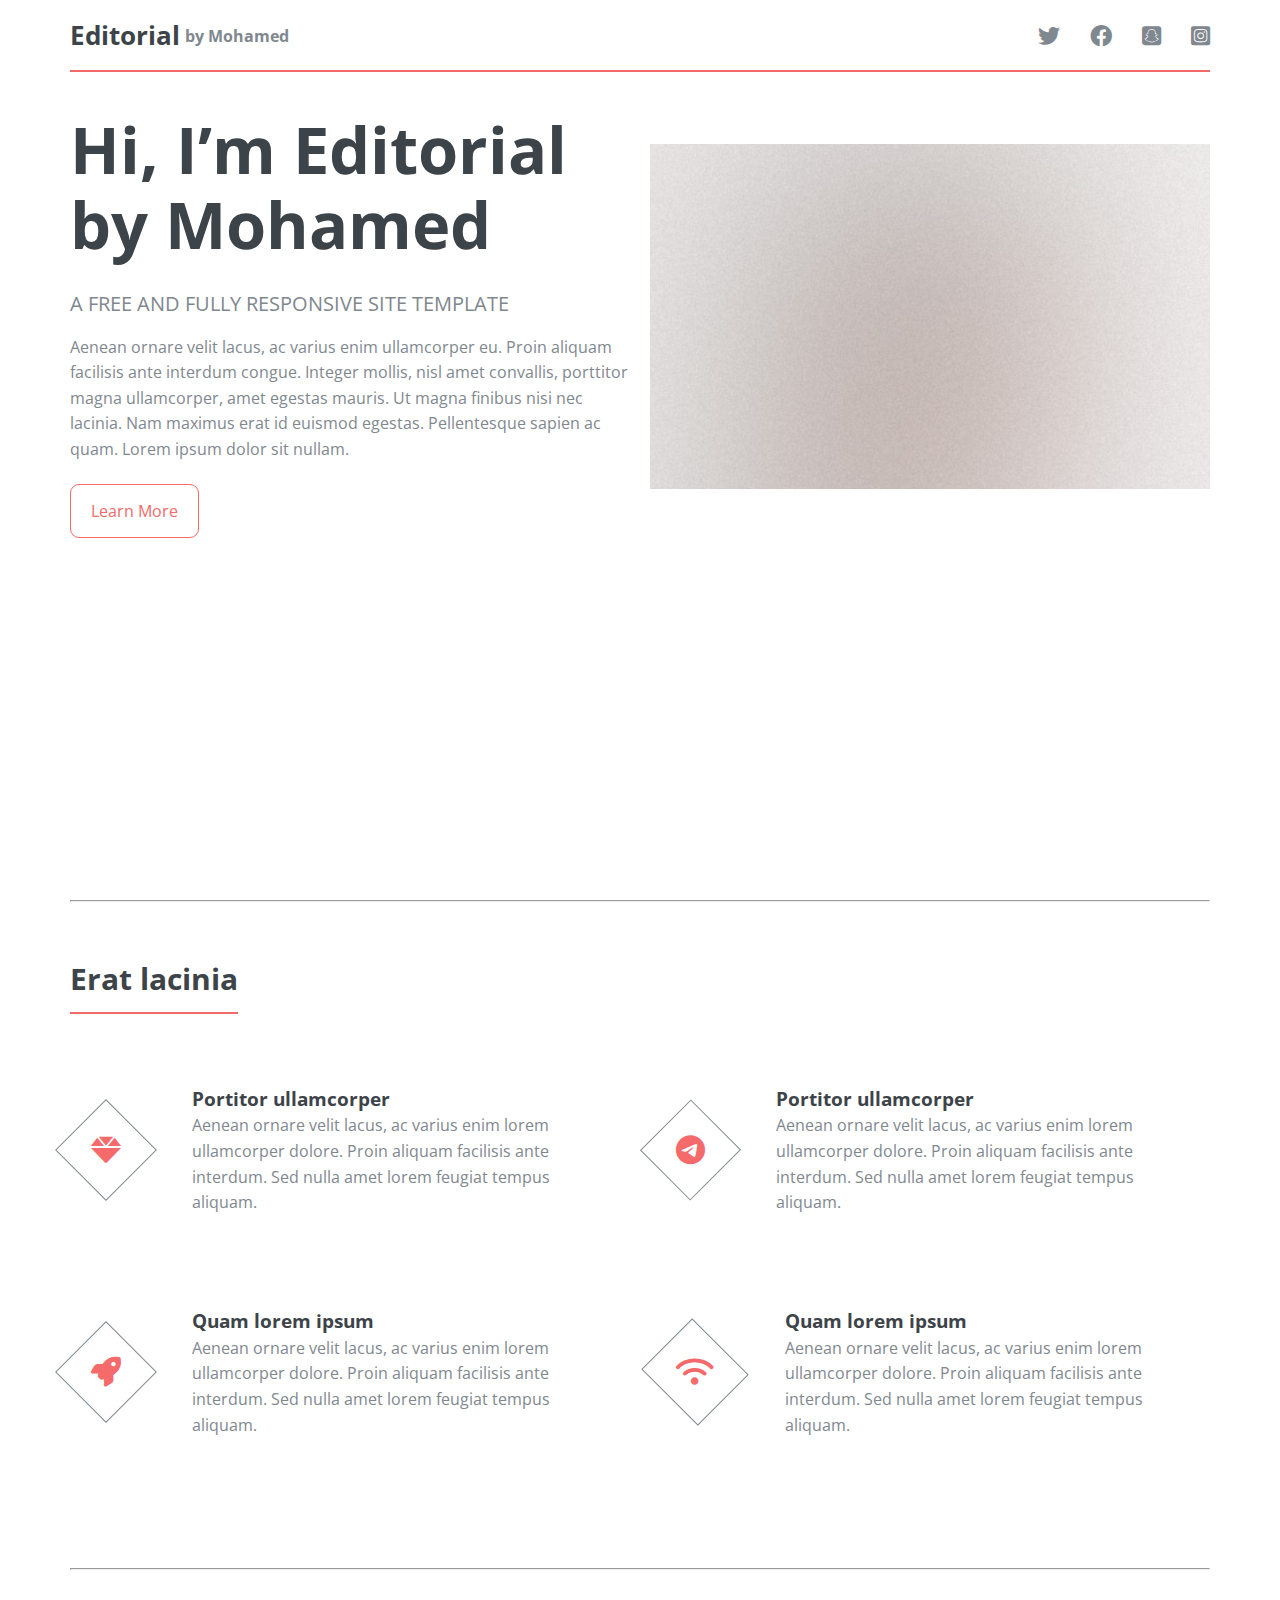
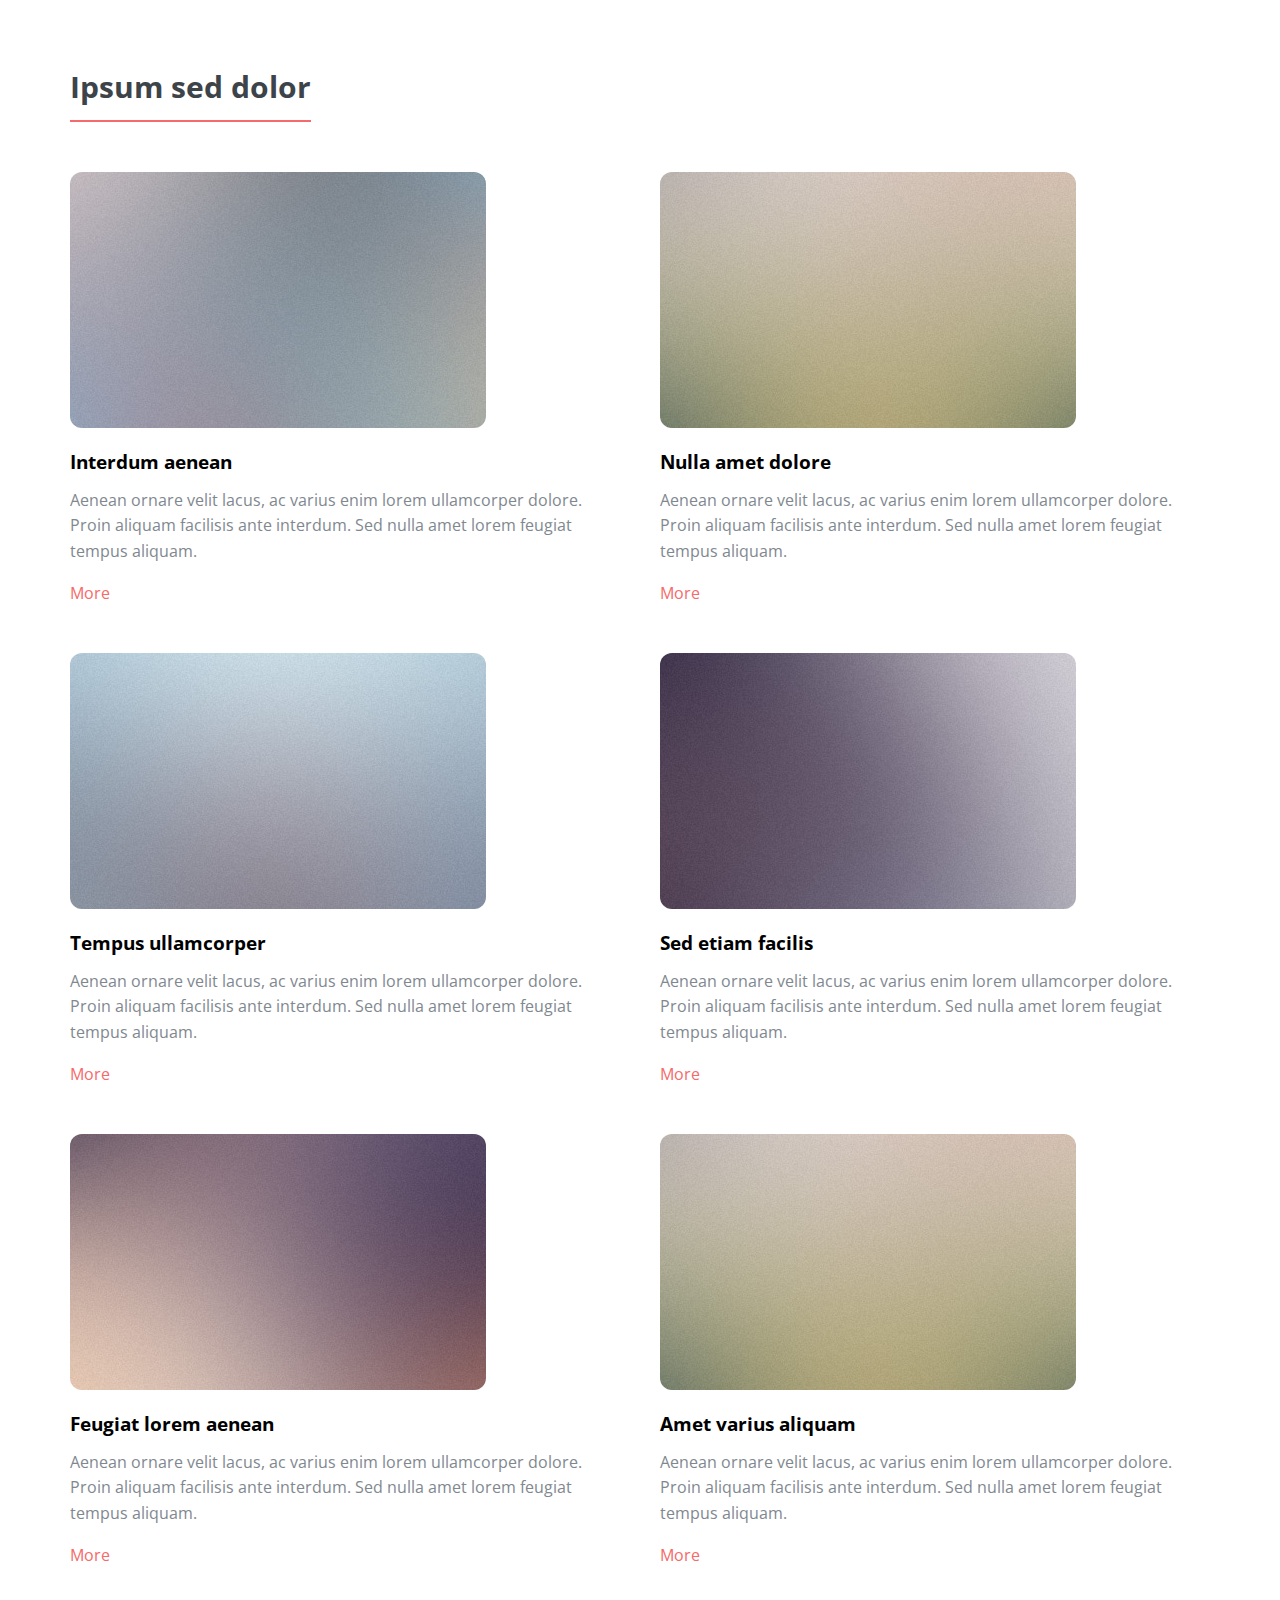
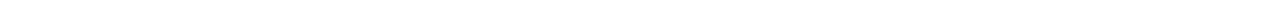
<file: index.html>
<!DOCTYPE html>
<html lang="en">

<head>
    <meta charset="UTF-8" />
    <meta http-equiv="X-UA-Compatible" content="IE=edge" />
    <meta name="viewport" content="width=device-width, initial-scale=1.0" />
    <title>Editorial</title>
    <link rel="stylesheet" href="css/normalize.css" />
    <link rel="stylesheet" href="css/all.min.css" />
    <link rel="stylesheet" href="css/style.css" />
    <link rel="preconnect" href="https://fonts.googleapis.com" />
    <link rel="preconnect" href="https://fonts.gstatic.com" crossorigin />
    <link
        href="https://fonts.googleapis.com/css2?family=Cairo:wght@300;400;500;600;700;800;900&family=Josefin+Sans:ital,wght@0,300;0,400;0,500;0,600;0,700;1,200;1,300&family=Open+Sans:ital,wght@0,300;0,400;0,500;0,600;0,700;0,800;1,300;1,400;1,500;1,600;1,700;1,800&display=swap"
        rel="stylesheet" />
</head>

<body>

    <!-- Start Header -->
    <div class="header" id="header">
        <div class="container">
            <a href="#" class="logo">Editorial <span>by Mohamed</span></a>
            <div class="icons">
                <a href="#"><i class="fa-brands fa-twitter"></i></a>
                <a href="#"><i class="fa-brands fa-facebook"></i></a>
                <a href="#"><i class="fa-brands fa-square-snapchat"></i></a>
                <a href="#"><i class="fa-brands fa-square-instagram"></i></a>
            </div>
        </div>
    </div>
    <!-- End Header -->

    <!-- Start Landing -->
    <div class="landing">
        <div class="container">
            <div class="text">
                <h1>Hi, I’m Editorial <span>by Mohamed</span></h1>
                <p>A FREE AND FULLY RESPONSIVE SITE TEMPLATE</p>
                <p>Aenean ornare velit lacus, ac varius enim ullamcorper eu. Proin aliquam facilisis ante interdum
                    congue. Integer mollis,
                    nisl amet convallis, porttitor magna ullamcorper, amet egestas mauris. Ut magna finibus nisi nec
                    lacinia. Nam maximus
                    erat id euismod egestas. Pellentesque sapien ac quam. Lorem ipsum dolor sit nullam.</p>
                <a href="#">Learn More</a>
            </div>
            <img src="imgs/pic01.jpg" alt="Landing">
        </div>
    </div>
    <!-- End Landing -->

    <div class="container">
        <hr>
    </div>

    <!-- Start Section -->
    <div class="section">
        <div class="container">
            <div class="main-heading">
                Erat lacinia
            </div>
            <div class="boxs">
                <div class="box-one">
                    <div class="box">
                        <div><i class="fa-solid fa-gem"></i></div>
                        <div class="text">
                            <h3>Portitor ullamcorper</h3>
                            <p>Aenean ornare velit lacus, ac varius enim lorem ullamcorper dolore. Proin aliquam
                                facilisis
                                ante interdum. Sed nulla
                                amet lorem feugiat tempus aliquam.</p>
                        </div>
                    </div>
                    <div class="box">
                        <div><i class="fa-solid fa-rocket"></i></div>
                        <div class="text">
                            <h3>Quam lorem ipsum</h3>
                            <p>Aenean ornare velit lacus, ac varius enim lorem ullamcorper dolore. Proin aliquam
                                facilisis
                                ante interdum. Sed nulla
                                amet lorem feugiat tempus aliquam.</p>
                        </div>
                    </div>
                </div>
                <div class="box-one">
                    <div class="box">
                        <div><i class="fa-brands fa-telegram"></i></div>
                        <div class="text">
                            <h3>Portitor ullamcorper</h3>
                            <p>Aenean ornare velit lacus, ac varius enim lorem ullamcorper dolore. Proin aliquam
                                facilisis
                                ante interdum. Sed nulla
                                amet lorem feugiat tempus aliquam.</p>
                        </div>
                    </div>
                    <div class="box">
                        <div><i class="fa-solid fa-wifi"></i></div>
                        <div class="text">
                            <h3>Quam lorem ipsum</h3>
                            <p>Aenean ornare velit lacus, ac varius enim lorem ullamcorper dolore. Proin aliquam
                                facilisis
                                ante interdum. Sed nulla
                                amet lorem feugiat tempus aliquam.</p>
                        </div>
                    </div>
                </div>
            </div>
        </div>
    </div>
    <!-- Start Section -->

    <div class="container">
        <hr>
    </div>

    <!-- Start second -->
    <div class="second">
        <div class="container">
            <div class="main-heading">
                Ipsum sed dolor
            </div>
            <div class="boxs">
                <div class="box">
                    <a href="#"><img src="imgs/pic02.jpg" alt="card"></a>
                    <h3>Interdum aenean</h3>
                    <p>Aenean ornare velit lacus, ac varius enim lorem ullamcorper dolore. Proin aliquam facilisis ante
                        interdum. Sed nulla
                        amet lorem feugiat tempus aliquam.</p>
                    <a href="#">More</a>
                </div>
                <div class="box">
                    <a href="#"><img src="imgs/pic03.jpg" alt="card"></a>
                    <h3>Nulla amet dolore</h3>
                    <p>Aenean ornare velit lacus, ac varius enim lorem ullamcorper dolore. Proin aliquam facilisis ante
                        interdum. Sed nulla
                        amet lorem feugiat tempus aliquam.</p>
                    <a href="#">More</a>
                </div>
                <div class="box">
                    <a href="#"><img src="imgs/pic04.jpg" alt="card"></a>
                    <h3>Tempus ullamcorper</h3>
                    <p>Aenean ornare velit lacus, ac varius enim lorem ullamcorper dolore. Proin aliquam facilisis ante
                        interdum. Sed nulla
                        amet lorem feugiat tempus aliquam.</p>
                    <a href="#">More</a>
                </div>
                <div class="box">
                    <a href="#"><img src="imgs/pic05.jpg" alt="card"></a>
                    <h3>Sed etiam facilis</h3>
                    <p>Aenean ornare velit lacus, ac varius enim lorem ullamcorper dolore. Proin aliquam facilisis ante
                        interdum. Sed nulla
                        amet lorem feugiat tempus aliquam.</p>
                    <a href="#">More</a>
                </div>
                <div class="box">
                    <a href="#"><img src="imgs/pic06.jpg" alt="card"></a>
                    <h3>Feugiat lorem aenean</h3>
                    <p>Aenean ornare velit lacus, ac varius enim lorem ullamcorper dolore. Proin aliquam facilisis ante
                        interdum. Sed nulla
                        amet lorem feugiat tempus aliquam.</p>
                    <a href="#">More</a>
                </div>
                <div class="box">
                    <a href="#"><img src="imgs/pic03.jpg" alt="card"></a>
                    <h3>Amet varius aliquam</h3>
                    <p>Aenean ornare velit lacus, ac varius enim lorem ullamcorper dolore. Proin aliquam facilisis ante
                        interdum. Sed nulla
                        amet lorem feugiat tempus aliquam.</p>
                    <a href="#">More</a>
                </div>
            </div>
        </div>
    </div>
    <!-- End Second -->

</body>

</html>
</file>
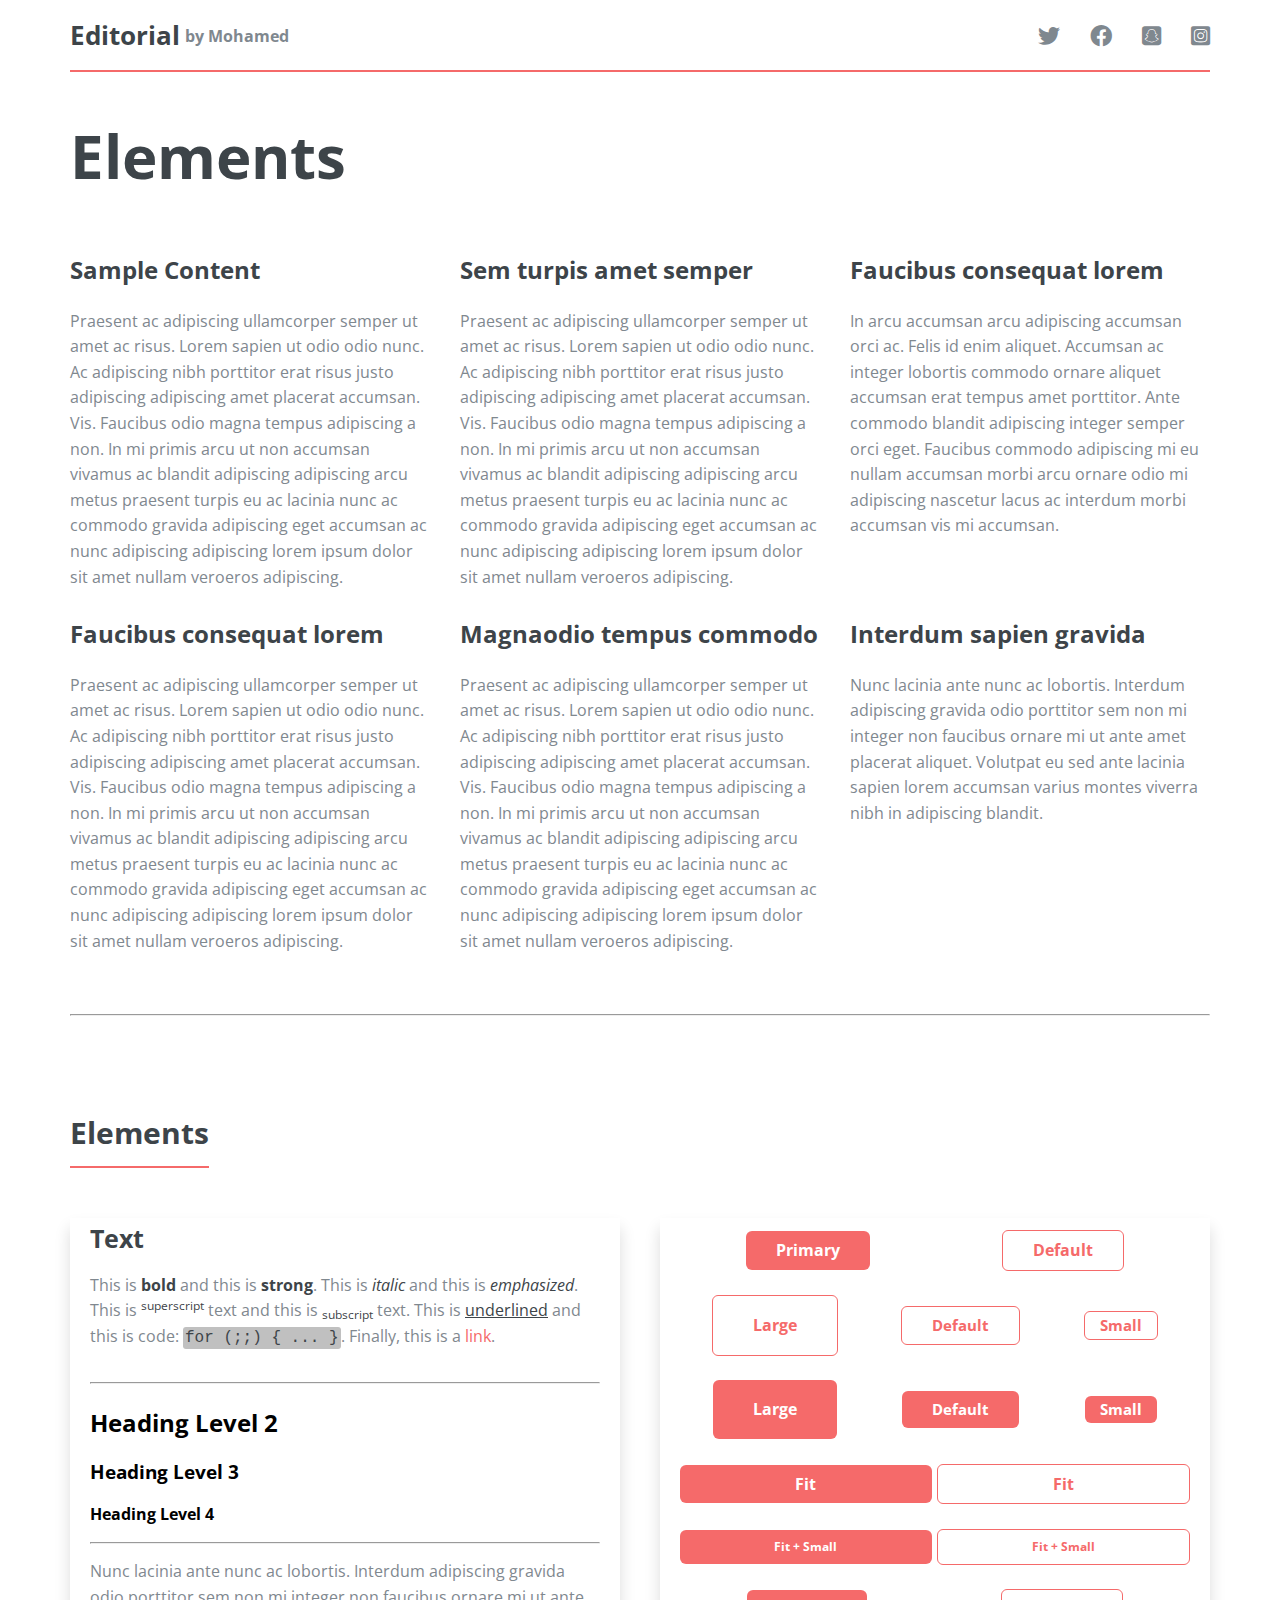
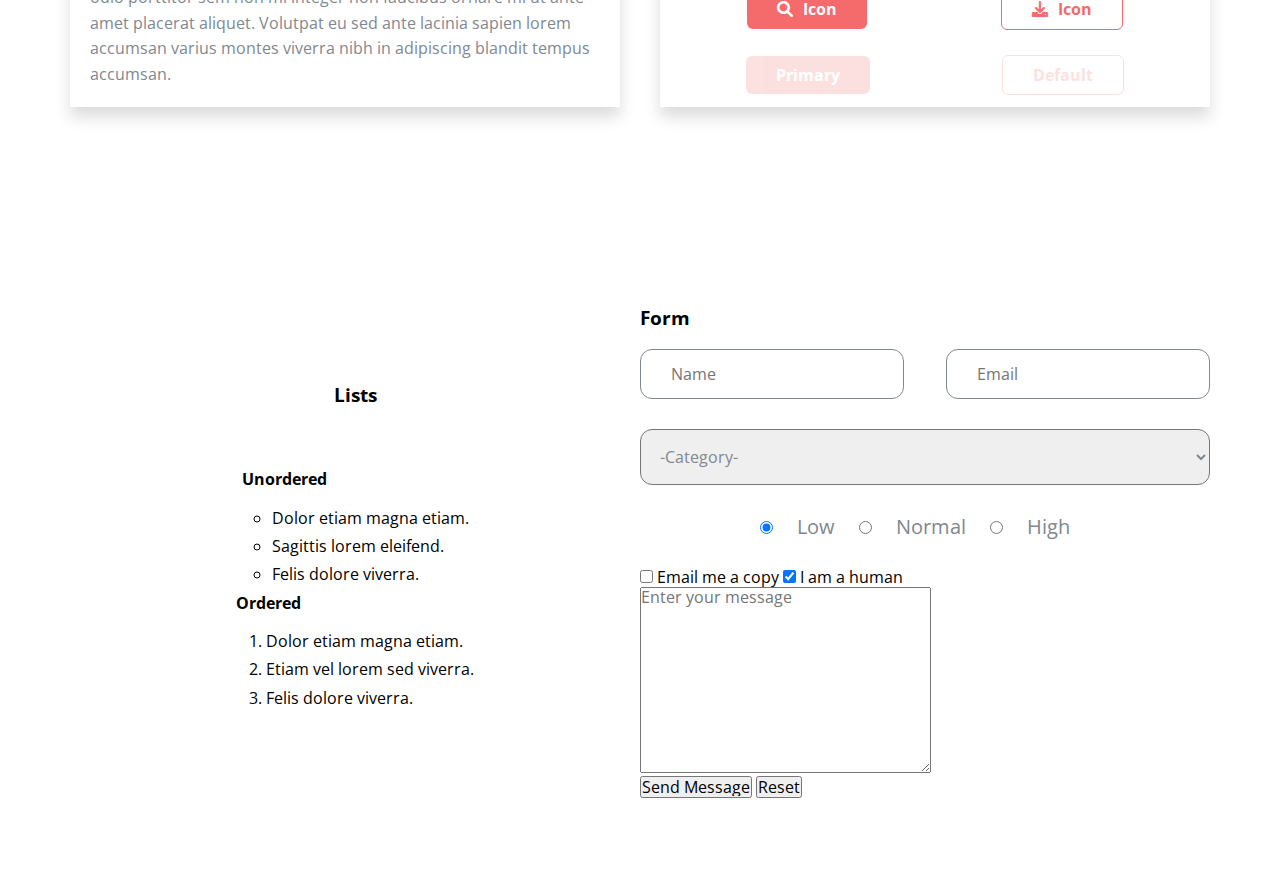
<file: elements.html>
<!DOCTYPE html>
<html lang="en">

<head>
    <meta charset="UTF-8" />
    <meta http-equiv="X-UA-Compatible" content="IE=edge" />
    <meta name="viewport" content="width=device-width, initial-scale=1.0" />
    <title>Elements-Editorial</title>
    <link rel="stylesheet" href="css/normalize.css" />
    <link rel="stylesheet" href="css/all.min.css" />
    <link rel="stylesheet" href="css/style.css" />
    <link rel="preconnect" href="https://fonts.googleapis.com" />
    <link rel="preconnect" href="https://fonts.gstatic.com" crossorigin />
    <link
        href="https://fonts.googleapis.com/css2?family=Cairo:wght@300;400;500;600;700;800;900&family=Josefin+Sans:ital,wght@0,300;0,400;0,500;0,600;0,700;1,200;1,300&family=Open+Sans:ital,wght@0,300;0,400;0,500;0,600;0,700;0,800;1,300;1,400;1,500;1,600;1,700;1,800&display=swap"
        rel="stylesheet" />
</head>

<body>
    <!-- Start Header -->
    <div class="header" id="header">
        <div class="container">
            <a href="#" class="logo">Editorial <span>by Mohamed</span></a>
            <div class="icons">
                <a href="#"><i class="fa-brands fa-twitter"></i></a>
                <a href="#"><i class="fa-brands fa-facebook"></i></a>
                <a href="#"><i class="fa-brands fa-square-snapchat"></i></a>
                <a href="#"><i class="fa-brands fa-square-instagram"></i></a>
            </div>
        </div>
    </div>
    <!-- End Header -->

    <!-- Start Landing -->
    <div class="elelanding">
        <div class="container">
            <div class="main-heading">
                Elements
            </div>
            <div class="texts">
                <div class="text">
                    <h3>Sample Content</h3>
                    <p>Praesent ac adipiscing ullamcorper semper ut amet ac risus. Lorem sapien ut odio odio nunc. Ac
                        adipiscing nibh porttitor
                        erat risus justo adipiscing adipiscing amet placerat accumsan. Vis. Faucibus odio magna tempus
                        adipiscing a non. In mi
                        primis arcu ut non accumsan vivamus ac blandit adipiscing adipiscing arcu metus praesent turpis
                        eu ac lacinia nunc ac
                        commodo gravida adipiscing eget accumsan ac nunc adipiscing adipiscing lorem ipsum dolor sit
                        amet nullam veroeros
                        adipiscing.</p>
                </div>
                <div class="text">
                    <h3>Sem turpis amet semper</h3>
                    <p>Praesent ac adipiscing ullamcorper semper ut amet ac risus. Lorem sapien ut odio odio nunc. Ac
                        adipiscing nibh porttitor
                        erat risus justo adipiscing adipiscing amet placerat accumsan. Vis. Faucibus odio magna tempus
                        adipiscing a non. In mi
                        primis arcu ut non accumsan vivamus ac blandit adipiscing adipiscing arcu metus praesent turpis
                        eu ac lacinia nunc ac
                        commodo gravida adipiscing eget accumsan ac nunc adipiscing adipiscing lorem ipsum dolor sit
                        amet nullam veroeros
                        adipiscing.</p>
                </div>
                <div class="text">
                    <h3>Faucibus consequat lorem</h3>
                    <p>In arcu accumsan arcu adipiscing accumsan orci ac. Felis id enim aliquet. Accumsan ac integer
                        lobortis commodo ornare
                        aliquet accumsan erat tempus amet porttitor. Ante commodo blandit adipiscing integer semper orci
                        eget. Faucibus commodo
                        adipiscing mi eu nullam accumsan morbi arcu ornare odio mi adipiscing nascetur lacus ac interdum
                        morbi accumsan vis mi
                        accumsan.</p>
                </div>
                <div class="text">
                    <h3>Faucibus consequat lorem</h3>
                    <p>Praesent ac adipiscing ullamcorper semper ut amet ac risus. Lorem sapien ut odio odio nunc. Ac
                        adipiscing nibh porttitor
                        erat risus justo adipiscing adipiscing amet placerat accumsan. Vis. Faucibus odio magna tempus
                        adipiscing a non. In mi
                        primis arcu ut non accumsan vivamus ac blandit adipiscing adipiscing arcu metus praesent turpis
                        eu ac lacinia nunc ac
                        commodo gravida adipiscing eget accumsan ac nunc adipiscing adipiscing lorem ipsum dolor sit
                        amet nullam veroeros
                        adipiscing.</p>
                </div>
                <div class="text">
                    <h3>Magnaodio tempus commodo</h3>
                    <p>Praesent ac adipiscing ullamcorper semper ut amet ac risus. Lorem sapien ut odio odio nunc. Ac
                        adipiscing nibh porttitor
                        erat risus justo adipiscing adipiscing amet placerat accumsan. Vis. Faucibus odio magna tempus
                        adipiscing a non. In mi
                        primis arcu ut non accumsan vivamus ac blandit adipiscing adipiscing arcu metus praesent turpis
                        eu ac lacinia nunc ac
                        commodo gravida adipiscing eget accumsan ac nunc adipiscing adipiscing lorem ipsum dolor sit
                        amet nullam veroeros
                        adipiscing.</p>
                </div>
                <div class="text">
                    <h3>Interdum sapien gravida</h3>
                    <p>Nunc lacinia ante nunc ac lobortis. Interdum adipiscing gravida odio porttitor sem non mi integer
                        non faucibus ornare mi
                        ut ante amet placerat aliquet. Volutpat eu sed ante lacinia sapien lorem accumsan varius montes
                        viverra nibh in
                        adipiscing blandit.</p>
                </div>
            </div>
        </div>
    </div>
    <!-- End Landing -->

    <div class="container">
        <hr>
    </div>

    <!-- Start Section one -->
    <div class="section-one">
        <div class="container">
            <div class="main-heading">
                Elements
            </div>
            <div class="main">
                <div class="left">
                    <div class="text">
                        <h3>Text</h3>
                        <p>This is <b>bold</b> and this is <strong>strong</strong>. This is <i>italic</i> and this is
                            <i>emphasized</i>. This is <sup>superscript</sup> text and this is <sub>subscript</sub>
                            text. This is <u>underlined</u> and this is code: <code>for (;;) { ... }</code>. Finally,
                            this is a <a href="#">link</a>.
                        </p>
                    </div>
                    <hr>
                    <div class="heading">
                        <h2>Heading Level 2</h2>
                        <h3>Heading Level 3</h3>
                        <h4>Heading Level 4</h4>
                        <hr>
                        <p>Nunc lacinia ante nunc ac lobortis. Interdum adipiscing gravida odio porttitor sem non mi
                            integer non faucibus ornare mi
                            ut ante amet placerat aliquet. Volutpat eu sed ante lacinia sapien lorem accumsan varius
                            montes viverra nibh in
                            adipiscing blandit tempus accumsan.</p>
                    </div>
                </div>
                <div class="right">
                    <div class="one">
                        <button>primary</button>
                        <button>default</button>
                    </div>
                    <div class="two">
                        <button>large</button>
                        <button>default</button>
                        <button>small</button>
                    </div>
                    <div class="three">
                        <button>large</button>
                        <button>default</button>
                        <button>small</button>
                    </div>
                    <div class="four">
                        <button>fit</button>
                        <button>fit</button>
                    </div>
                    <div class="five">
                        <button>fit + small</button>
                        <button>fit + small</button>
                    </div>
                    <div class="six">
                        <button><i class="fa-solid fa-magnifying-glass"></i>icon</button>
                        <button><i class="fa-solid fa-download"></i>icon</button>
                    </div>
                    <div class="seven">
                        <button>primary</button>
                        <button>default</button>
                    </div>
                </div>
            </div>
        </div>
    </div>
    <!-- End Section one -->

    <!-- Start Section Two -->
    <div class="section-two">
        <div class="container">
            <div class="list">
                <h3>Lists</h3>
                <ul>
                    <h4>Unordered</h4>
                    <li>Dolor etiam magna etiam.</li>
                    <li>Sagittis lorem eleifend.</li>
                    <li>Felis dolore viverra.</li>
                </ul>
                <ol>
                    <h4>Ordered</h4>
                    <li>Dolor etiam magna etiam.</li>
                    <li>Etiam vel lorem sed viverra.</li>
                    <li>Felis dolore viverra.</li>
                </ol>
            </div>

            <form action="">
                <h3>Form</h3>
                <!-- field -->
                <div class="field">
                    <input type="text" name="username" placeholder="Name">
                    <input type="email" name="useremail" placeholder="Email">
                </div>

                <!-- select -->
                <select name="select" id="#">
                    <option value="Category" selected>-Category-</option>
                    <option value="Category">Manufacturing</option>
                    <option value="Category">Shipping</option>
                    <option value="Category">Developer</option>
                    <option value="Category">UI/UX</option>
                </select>

                <!-- radio -->
                <div class="radio">
                    <input type="radio" name="low" id="low" checked>
                    <label for="low">Low</label>
                    <input type="radio" name="normal" id="normal">
                    <label for="normal">Normal</label>
                    <input type="radio" name="high" id="high">
                    <label for="high">High</label>
                </div>

                <!-- check -->
                <div class="check">
                    <input type="checkbox" name="emailcopy" id="emailcopy">
                    <label for="emailcopy">Email me a copy</label>
                    <input type="checkbox" name="human" id="human " checked>
                    <label for="human">I am a human</label>
                </div>

                <!-- textarea -->
                <div class="textarea">
                    <textarea name="textarea" id="area" cols="30" rows="10" placeholder="Enter your message"></textarea>
                </div>

                <!-- btn -->
                <div class="btn">
                    <input type="submit" value="Send Message">
                    <input type="reset" value="Reset">
                </div>
            </form>
        </div>
    </div>
    <!-- End Section Two -->
</body>

</html>
</file>
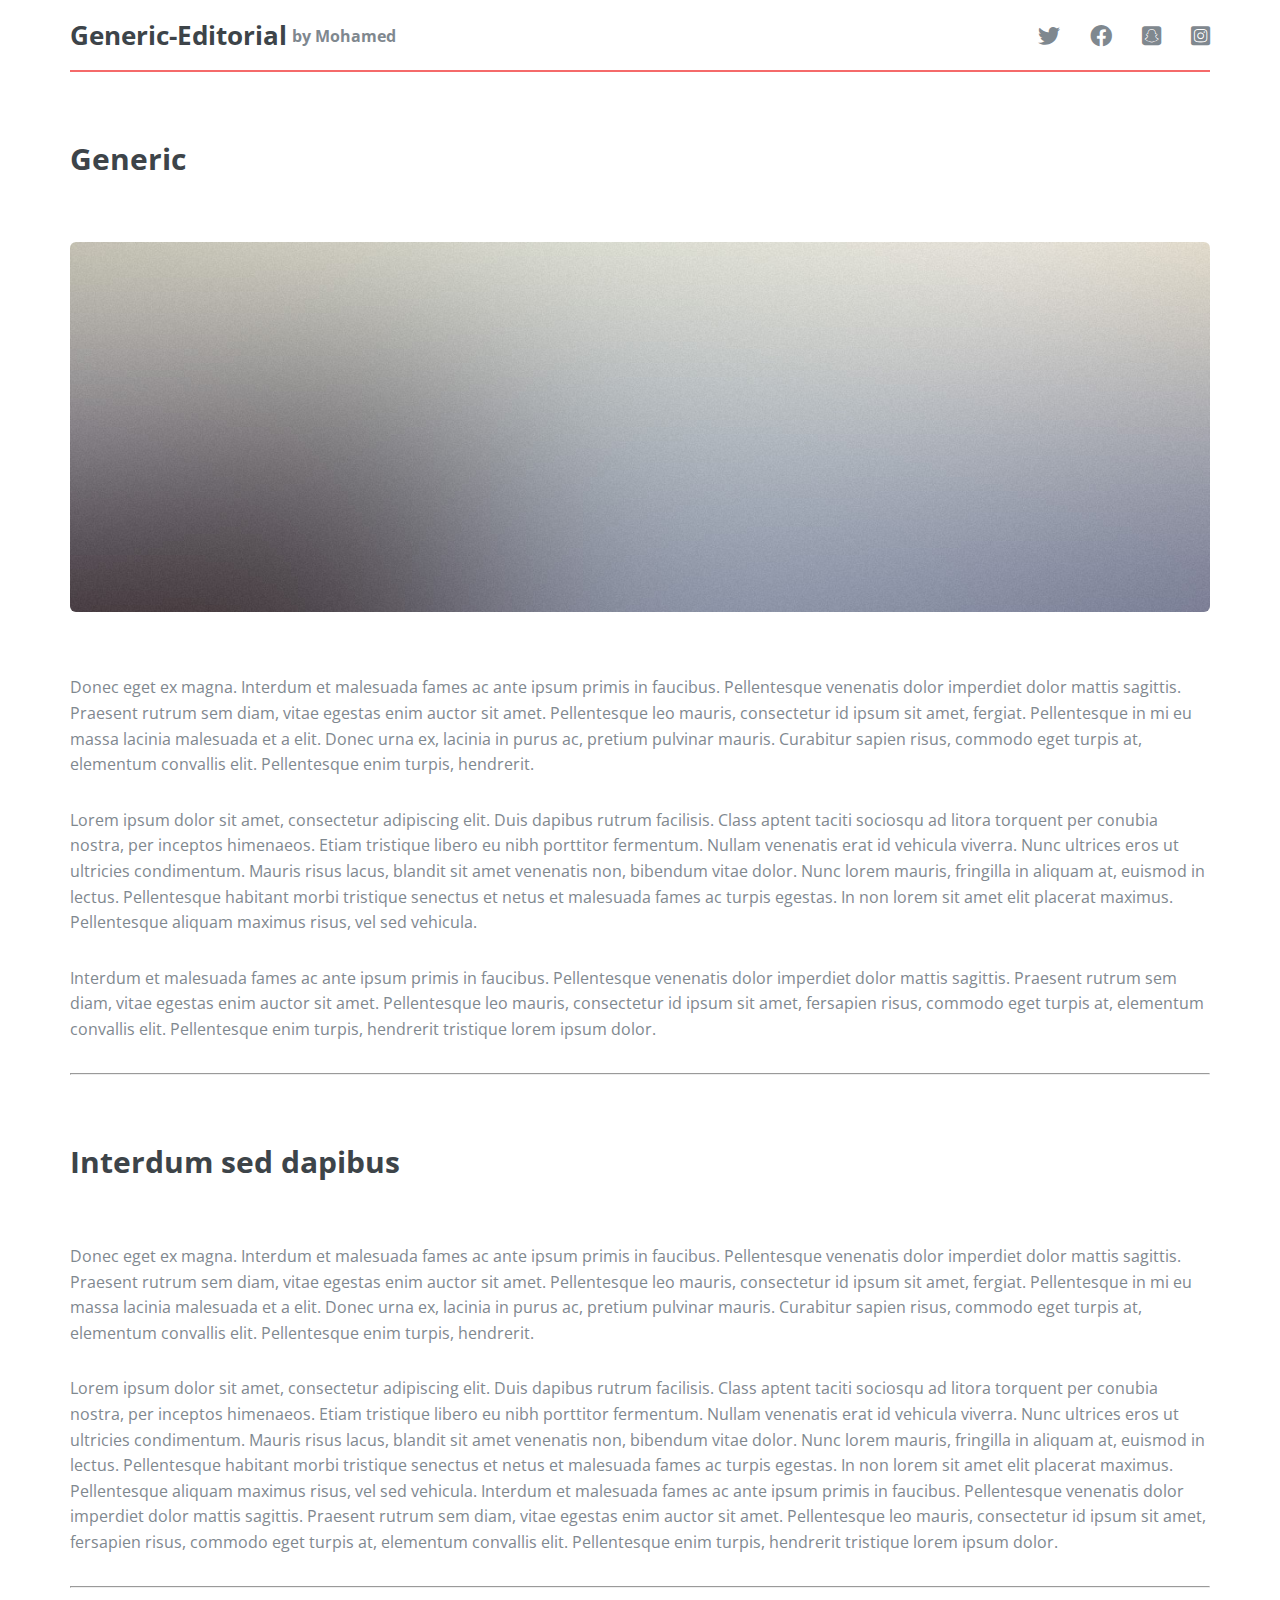
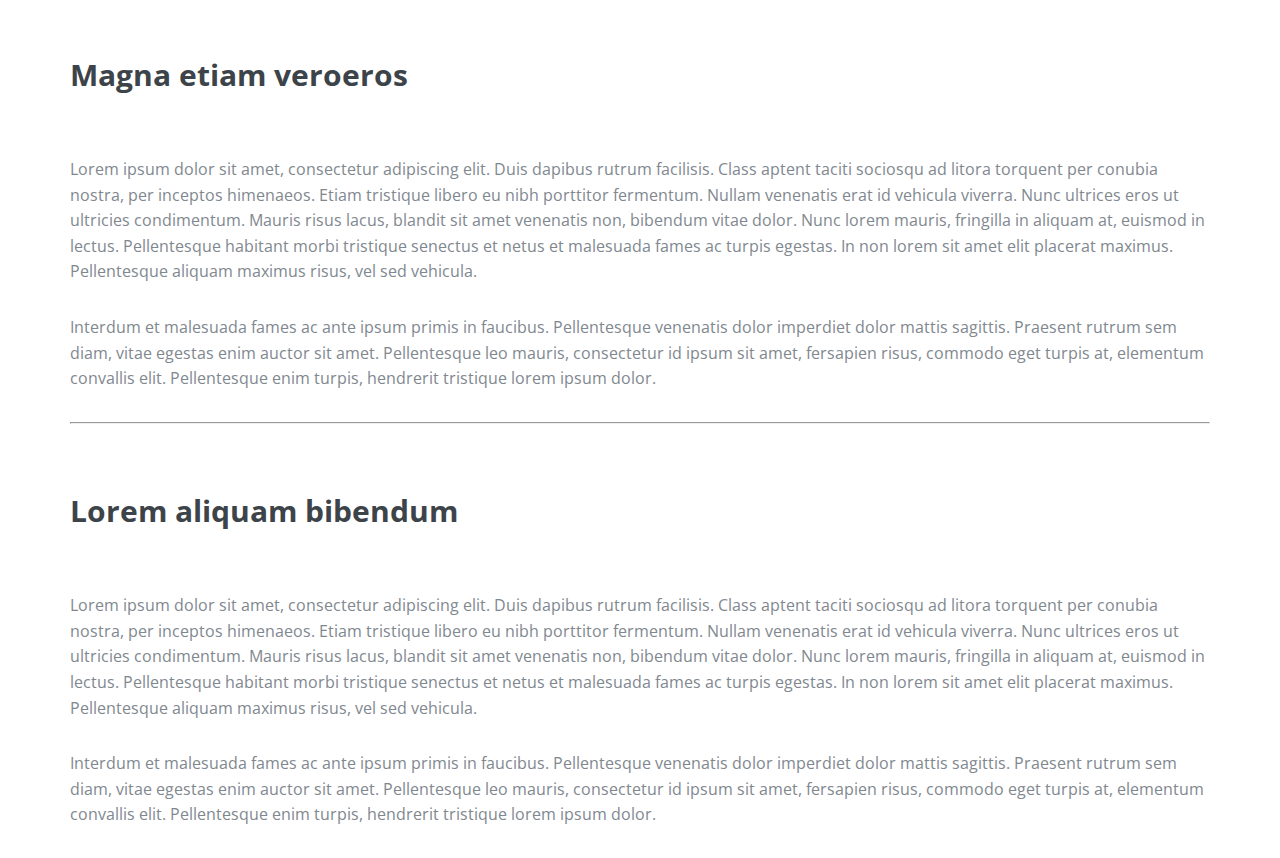
<file: generic.html>
<!DOCTYPE html>
<html lang="en">

<head>
    <meta charset="UTF-8" />
    <meta http-equiv="X-UA-Compatible" content="IE=edge" />
    <meta name="viewport" content="width=device-width, initial-scale=1.0" />
    <title>Generic-Editorial</title>
    <link rel="stylesheet" href="css/normalize.css" />
    <link rel="stylesheet" href="css/all.min.css" />
    <link rel="stylesheet" href="css/style.css" />
    <link rel="preconnect" href="https://fonts.googleapis.com" />
    <link rel="preconnect" href="https://fonts.gstatic.com" crossorigin />
    <link
        href="https://fonts.googleapis.com/css2?family=Cairo:wght@300;400;500;600;700;800;900&family=Josefin+Sans:ital,wght@0,300;0,400;0,500;0,600;0,700;1,200;1,300&family=Open+Sans:ital,wght@0,300;0,400;0,500;0,600;0,700;0,800;1,300;1,400;1,500;1,600;1,700;1,800&display=swap"
        rel="stylesheet" />
</head>

<body>

    <!-- Start Header -->
    <div class="header" id="header">
        <div class="container">
            <a href="#" class="logo">Generic-Editorial <span>by Mohamed</span></a>
            <div class="icons">
                <a href="#"><i class="fa-brands fa-twitter"></i></a>
                <a href="#"><i class="fa-brands fa-facebook"></i></a>
                <a href="#"><i class="fa-brands fa-square-snapchat"></i></a>
                <a href="#"><i class="fa-brands fa-square-instagram"></i></a>
            </div>
        </div>
    </div>
    <!-- End Header -->

    <!-- Start Text -->
    <div class="main-text">
        <div class="container">
            <div class="main-heading">
                Generic
            </div>
            <img src="imgs/pic11.jpg" alt="landing">
            <p>Donec eget ex magna. Interdum et malesuada fames ac ante ipsum primis in faucibus. Pellentesque venenatis
                dolor
                imperdiet dolor mattis sagittis. Praesent rutrum sem diam, vitae egestas enim auctor sit amet.
                Pellentesque leo mauris,
                consectetur id ipsum sit amet, fergiat. Pellentesque in mi eu massa lacinia malesuada et a elit. Donec
                urna ex, lacinia
                in purus ac, pretium pulvinar mauris. Curabitur sapien risus, commodo eget turpis at, elementum
                convallis elit.
                Pellentesque enim turpis, hendrerit.</p>
            <p>Lorem ipsum dolor sit amet, consectetur adipiscing elit. Duis dapibus rutrum facilisis. Class aptent
                taciti sociosqu ad
                litora torquent per conubia nostra, per inceptos himenaeos. Etiam tristique libero eu nibh porttitor
                fermentum. Nullam
                venenatis erat id vehicula viverra. Nunc ultrices eros ut ultricies condimentum. Mauris risus lacus,
                blandit sit amet
                venenatis non, bibendum vitae dolor. Nunc lorem mauris, fringilla in aliquam at, euismod in lectus.
                Pellentesque
                habitant morbi tristique senectus et netus et malesuada fames ac turpis egestas. In non lorem sit amet
                elit placerat
                maximus. Pellentesque aliquam maximus risus, vel sed vehicula.</p>
            <p>Interdum et malesuada fames ac ante ipsum primis in faucibus. Pellentesque venenatis dolor imperdiet
                dolor mattis
                sagittis. Praesent rutrum sem diam, vitae egestas enim auctor sit amet. Pellentesque leo mauris,
                consectetur id ipsum
                sit amet, fersapien risus, commodo eget turpis at, elementum convallis elit. Pellentesque enim turpis,
                hendrerit
                tristique lorem ipsum dolor.</p>

            <hr>

            <div class="main-heading">
                Interdum sed dapibus
            </div>
            <p>Donec eget ex magna. Interdum et malesuada fames ac ante ipsum primis in faucibus. Pellentesque venenatis
                dolor
                imperdiet dolor mattis sagittis. Praesent rutrum sem diam, vitae egestas enim auctor sit amet.
                Pellentesque leo mauris,
                consectetur id ipsum sit amet, fergiat. Pellentesque in mi eu massa lacinia malesuada et a elit. Donec
                urna ex, lacinia
                in purus ac, pretium pulvinar mauris. Curabitur sapien risus, commodo eget turpis at, elementum
                convallis elit.
                Pellentesque enim turpis, hendrerit.</p>
            <p>Lorem ipsum dolor sit amet, consectetur adipiscing elit. Duis dapibus rutrum facilisis. Class aptent
                taciti sociosqu ad
                litora torquent per conubia nostra, per inceptos himenaeos. Etiam tristique libero eu nibh porttitor
                fermentum. Nullam
                venenatis erat id vehicula viverra. Nunc ultrices eros ut ultricies condimentum. Mauris risus lacus,
                blandit sit amet
                venenatis non, bibendum vitae dolor. Nunc lorem mauris, fringilla in aliquam at, euismod in lectus.
                Pellentesque
                habitant morbi tristique senectus et netus et malesuada fames ac turpis egestas. In non lorem sit amet
                elit placerat
                maximus. Pellentesque aliquam maximus risus, vel sed vehicula. Interdum et malesuada fames ac ante ipsum
                primis in
                faucibus. Pellentesque venenatis dolor imperdiet dolor mattis sagittis. Praesent rutrum sem diam, vitae
                egestas enim
                auctor sit amet. Pellentesque leo mauris, consectetur id ipsum sit amet, fersapien risus, commodo eget
                turpis at,
                elementum convallis elit. Pellentesque enim turpis, hendrerit tristique lorem ipsum dolor.</p>

            <hr>

            <div class="main-heading">
                Magna etiam veroeros
            </div>
            <p>Lorem ipsum dolor sit amet, consectetur adipiscing elit. Duis dapibus rutrum facilisis. Class aptent
                taciti sociosqu ad
                litora torquent per conubia nostra, per inceptos himenaeos. Etiam tristique libero eu nibh porttitor
                fermentum. Nullam
                venenatis erat id vehicula viverra. Nunc ultrices eros ut ultricies condimentum. Mauris risus lacus,
                blandit sit amet
                venenatis non, bibendum vitae dolor. Nunc lorem mauris, fringilla in aliquam at, euismod in lectus.
                Pellentesque
                habitant morbi tristique senectus et netus et malesuada fames ac turpis egestas. In non lorem sit amet
                elit placerat
                maximus. Pellentesque aliquam maximus risus, vel sed vehicula.</p>
            <p>Interdum et malesuada fames ac ante ipsum primis in faucibus. Pellentesque venenatis dolor imperdiet
                dolor mattis
                sagittis. Praesent rutrum sem diam, vitae egestas enim auctor sit amet. Pellentesque leo mauris,
                consectetur id ipsum
                sit amet, fersapien risus, commodo eget turpis at, elementum convallis elit. Pellentesque enim turpis,
                hendrerit
                tristique lorem ipsum dolor.</p>

            <hr>

            <div class="main-heading">
                Lorem aliquam bibendum
            </div>
            <p>Lorem ipsum dolor sit amet, consectetur adipiscing elit. Duis dapibus rutrum facilisis. Class aptent
                taciti sociosqu ad
                litora torquent per conubia nostra, per inceptos himenaeos. Etiam tristique libero eu nibh porttitor
                fermentum. Nullam
                venenatis erat id vehicula viverra. Nunc ultrices eros ut ultricies condimentum. Mauris risus lacus,
                blandit sit amet
                venenatis non, bibendum vitae dolor. Nunc lorem mauris, fringilla in aliquam at, euismod in lectus.
                Pellentesque
                habitant morbi tristique senectus et netus et malesuada fames ac turpis egestas. In non lorem sit amet
                elit placerat
                maximus. Pellentesque aliquam maximus risus, vel sed vehicula.</p>
            <p>Interdum et malesuada fames ac ante ipsum primis in faucibus. Pellentesque venenatis dolor imperdiet
                dolor mattis
                sagittis. Praesent rutrum sem diam, vitae egestas enim auctor sit amet. Pellentesque leo mauris,
                consectetur id ipsum
                sit amet, fersapien risus, commodo eget turpis at, elementum convallis elit. Pellentesque enim turpis,
                hendrerit
                tristique lorem ipsum dolor.</p>
        </div>
    </div>
    <!-- End Text -->

</body>

</html>
</file>
<file: css/style.css>
/* Start Global Rules */

:root {
    --mainColor: #3d4449;
    --secondColor: #f56a6a;
    --thirdColor: #7f888f;

}
* {
    -webkit-box-sizing: border-box;
    -moz-box-sizing: border-box;
    box-sizing: border-box;
    margin: 0;
    padding: 0;
}
html {
    scroll-behavior: smooth;
}
body {
    font-family: 'Open Sans', sans-serif;
}
a {
    text-decoration: none;
}
ul {
    list-style: none;
    margin: 0;
    padding: 0;
}
.container {
    padding-left: 15px;
    padding-right: 15px;
    margin-left: auto;
    margin-right: auto;
}
/*small screen*/
@media(min-width: 768px) {
    .container {
        width: 750px;
    }
}
/*medium screen*/
@media(min-width: 992px) {
    .container {
        width: 970px;
    }
}
/*large screen*/
@media(min-width: 1200px) {
    .container {
        width: 1170px;
    }
}

/* End Global Rules */

/* Start Header */

.header .container {
    display: flex;
    justify-content: space-between;
    align-items: center;
    position: relative;
    flex-wrap: wrap;
}
@media(max-width: 767px) {
    .header .container {
        flex-direction: column;
        padding-bottom: 10px;
    }
}
.header .container::before {
    content: "";
    position: absolute;
    width: calc(100% - 30px);
    bottom: 0;
    border-bottom: 2px solid var(--secondColor);
}
.header .logo {
    height: 72px;
    display: flex;
    justify-content: center;
    align-items: center;
    color: var(--mainColor);
    font-size: 26px;
    font-weight: bold;
    transition: 0.3s;
}
.header .logo:hover {
    color: var(--secondColor);
}
.header .logo span {
    color: var(--thirdColor);
    margin-left: 5px;
    font-size: 16px;
}
.header .icons {
    display: flex;
    gap: 30px;
}
.header .icons a {
    color: var(--thirdColor);
    transition: 0.3s;
}
.header .icons a:hover {
    color: var(--secondColor);
}
.header .icons {
    font-size: 22px;
}
/* End Header */

/* Start landing */
.landing {
    height: calc(100vh - 72px);
    padding-top: 40px;
}
.landing .container {
    display: flex;
    justify-content: center;
    align-items: center; 
    gap: 20px;
}
@media(max-width: 991px) {
    .landing .container {
        flex-direction: column;
    }
}
.landing .text {
    flex-basis: 50%;
}
.landing .text h1 {
    font-size: 65px;
    color: var(--mainColor);
    margin: 0 0 30px;
}
.landing .text p:first-of-type {
    color: var(--thirdColor);
    margin-bottom: 20px;
    font-size: 20px;
}
.landing .text p:last-of-type {
    line-height: 1.6;
    color: var(--thirdColor);
    margin-bottom: 40px;
}
.landing .text a {
    color: var(--secondColor);
    border: 1px solid var(--secondColor);
    padding: 15px 20px;
    border-radius: 9px;
    transition: 0.3s;
}
.landing .text a:hover {
    background-color: var(--secondColor);
    color: white;
    border: none;
}
.landing img {
    flex-basis: 50%;
}
@media(max-width: 991px) {
    .landing img {
        display: none;
    }
}
/* End landing */

/* Start Section */
.section {         
    padding-top: 60px;
    padding-bottom: 60px;
}
.main-heading {
    color: var(--mainColor);
    font-weight: bold;
    font-size: 30px;
    width: fit-content;
    padding-bottom: 15px;
    margin-bottom: 50px;
    border-bottom: 2px solid var(--secondColor);
}
.section .boxs {
    display: flex;
    gap: 30px;
}
@media(max-width: 767px) {
    .section .boxs {
        flex-direction: column;
    }
}
.section .boxs .box-one {
    flex-basis: 50%;
}
.section .boxs .box {
    display: flex;
    justify-content: center;
    align-items: center;
    gap: 30px;
    margin-bottom: 50px;
}
@media(max-width: 767px) {
    .section .box {
        flex-direction: column;
    }
}
.section .box div:first-of-type {
    padding: 20px;
    background-color: white;
    border: 1px solid var(--thirdColor);
    transform: rotate(45deg);
    transition: 0.3s;
}
.section .box:hover div:first-of-type {
    background-color: var(--secondColor);
    border: none;
}
.section .box i {
    color: var(--secondColor);
    font-size: 30px;
    transform: rotate(-45deg);
    transition: 0.3s;
}
.section .box:hover i {
    color: white;
    transform: rotate(315deg);
}
.section .box .text {
    line-height: 2;
    padding: 20px;
}
@media(max-width: 767px) {
    .section .box .text {
        text-align: center;
        width: 100%;
    }
}
.section .box .text h3 {
    color: var(--mainColor);
}
.section .box .text {
    color: var(--thirdColor);
    line-height: 1.6;
}
/* End Section */

/* Start Second */
.second {
    padding-top: 100px;
}
.second .boxs {
    display: flex;
    flex-wrap: wrap;
    justify-content: space-between;
    align-items: center;
}
@media(max-width: 767px) {
    .second .boxs {
        flex-direction: column;
    }
}
.second .boxs .box {
    width: calc(50% - 20px);
    padding-bottom: 50px;
}
@media(max-width: 767px) {
    .second .boxs .box {
        width: 100%;
        text-align: center;
    }
}
.second .boxs .box a img {
    border-radius: 12px;
}
@media(max-width: 991px) {
    .second .boxs .box a img {
            width: 350px;
        }
}
@media(max-width: 991px) {
    .second .boxs .box a img {
        width: 175px;
    }
}
.second .boxs .box h3 {
    margin-top: 20px;
    margin-bottom: 15px;
}
.second .boxs .box p {
    line-height: 1.6;
    margin-bottom: 20px;
    color: var(--thirdColor);
}
.second .boxs .box a:last-child {
    width: 416px;
    transition: 0.3s;
    color: var(--secondColor);
}
.second .boxs .box a:last-child:hover {
    color: var(--thirdColor);
}
/* End Second */

/* Start Generic */
.main-text .main-heading {
    padding-top: 70px;
    border: none;
}
.main-text img {
    width: 100%;
    margin-bottom: 60px;
    border-radius: 6px;
}
.main-text p {
    line-height: 1.6;
    color: var(--thirdColor);
    margin-bottom: 30px;
}
/* End Generic */

/* Start Elements */
.elelanding .main-heading {
    padding-top: 50px;
    font-size: 60px;
    border: none;
}
.elelanding .texts {
    display: grid;
    grid-template-columns: repeat(auto-fill, minmax(300px, 1fr));
    gap: 30px;
    padding-bottom: 60px;
}
.elelanding .text {
    color: var(--mainColor);
}
.elelanding .text h3 {
    margin-bottom: 25px;
    font-size: 24px;
}
.elelanding .text p {
    color: var(--thirdColor);
    line-height: 1.6;
}
.section-one {
    padding: 100px 0;
}
.section-one .main {
    display: grid;
    grid-template-columns: repeat(auto-fill, minmax(500px, 1fr));
    gap: 40px;
}
.section-one .main .left {
    line-height: 1.6;
    padding: 0px 20px;
    box-shadow: 0 10px 15px #00000024;
}
.section-one .main .left .text {
    margin-bottom: 30px;
    color: var(--thirdColor);
}
.section-one .main .left .text h3 {
    font-size: 25px;
    margin-bottom: 15px;
    color: var(--mainColor);
}
.section-one .main .left .text b,
.section-one .main .left .text strong,
.section-one .main .left .text i,
.section-one .main .left .text sup,
.section-one .main .left .text sub,
.section-one .main .left .text u,
.section-one .main .left .text code {
    color: var(--mainColor);
}
.section-one .main .left .text code {
    background-color: silver;
    padding: 2px;
    border-radius: 3px;
}
.section-one .main .left .text a {
    color: var(--secondColor);
}
.section-one .main .left .heading {
    padding: 20px 0;
}
.section-one .main .left .heading h2,
.section-one .main .left .heading h3,
.section-one .main .left .heading h4 {
    margin-bottom: 15px;
}
.section-one .main .left .heading p {
    margin-top: 15px;
    color: var(--thirdColor);
}
.section-one .main .right {
    line-height: 1.6;
    padding: 0px 20px;
    box-shadow: 0 10px 15px #00000024;
    display: flex;
    flex-wrap: wrap;
}
.section-one .main .right div {
    width: 100%;
    display: flex;
    justify-content: space-around;
    align-items: center;
}
.section-one .main .right  div button {
    cursor: pointer;
    padding: 10px 30px;
    background-color: var(--secondColor);
    border: none;
    border-radius: 6px;
    color: white;
    text-transform: capitalize;
    font-weight: bold;
    transition: 0.3s;
}
.section-one .main .right button:hover {
    transform: translateY(-10px) scale(1.2);
}
.section-one .main .right .one button:last-child {
    background-color: white;
    color: var(--secondColor);
    border: 1px solid var(--secondColor);
}
.section-one .main .right .two button:first-child {
    background-color: white;
    color: var(--secondColor);
    border: 1px solid var(--secondColor);
    padding: 20px 40px;
}
.section-one .main .right .two button:nth-child(2){
    background-color: white;
    color: var(--secondColor);
    border: 1px solid var(--secondColor);
    font-size: 15px;
}
.section-one .main .right .two button:last-child{
    background-color: white;
    color: var(--secondColor);
    border: 1px solid var(--secondColor);
    padding: 5px 15px;
    font-size: 15px;
}
.section-one .main .right .three button:first-child {
    padding: 20px 40px;
}
.section-one .main .right .three button:nth-child(2){
    font-size: 15px;
}
.section-one .main .right .three button:last-child{
    padding: 5px 15px;
    font-size: 15px;
}
.section-one .main .right .four button:first-child {
    flex-grow: 1;
    margin-right: 5px;
}
.section-one .main .right .four button:last-child{
    flex-grow: 1;
    background-color: white;
        color: var(--secondColor);
        border: 1px solid var(--secondColor);
}
.section-one .main .right .five button:first-child {
    flex-grow: 1;
    margin-right: 5px;
    font-size: 12px;
}
.section-one .main .right .five button:last-child{
    flex-grow: 1;
    background-color: white;
    color: var(--secondColor);
    border: 1px solid var(--secondColor);
    font-size: 12px;
}
.section-one .main .right .six button:first-child i,
.section-one .main .right .six button:last-child i {
    margin-right: 10px;
}
.section-one .main .right .six button:last-child{
    background-color: white;
    color: var(--secondColor);
    border: 1px solid var(--secondColor)
}
.section-one .main .right .seven button:first-child,
.section-one .main .right .seven button:last-child {
    opacity: 0.2;
}
.section-one .main .right .seven button:last-child {
    background-color: white;
    color: var(--secondColor);
    border: 1px solid var(--secondColor)
}
.section-one .main .left,
.section-one .main .right {
    transition: 0.3s;
}
.section-one .main .left:hover,
.section-one .main .right:hover {
    transform: scale(1.1);
}
.section-two {
    padding: 100px 0;
}
.section-two .container {
    display: flex;
    justify-content: space-between;
    align-items: center;
    flex-wrap: wrap;
}
.section-two .list {
    display: flex;
    justify-content: space-between;
    align-items: center;
    flex-direction: column;
    flex-basis: 50%;
}
.section-two .list h3 {
    padding: 30px;
    position: relative;
    top: -35px;
}  
.section-two .list ul h4, 
.section-two .list ol h4 {
    font-size: 16px;
    margin: 0 0 20px;
    padding: 0;
}
.section-two .list ul li {
    list-style: circle ;
    margin: 10px 0 10px 30px;
}
.section-two .list ol li {
    margin: 10px 0 10px 30px;
}
.section-two form {
    flex-basis: 50%;
}
.section-two form h3{
    margin-bottom: 20px;
}
.section-two form h3{
    margin-bottom: 20px;
}
.section-two form .field {
    display: flex;
    justify-content: space-between;
    align-items: center;
    margin-bottom: 30px;
    flex-wrap: wrap;
}
.section-two form .field input {
    padding: 15px 30px;
    border-radius: 12px;
    border: 1px solid var(--thirdColor);
}
.section-two form select {
    width: 100%;
    padding: 15px 15px;
    color: var(--thirdColor);
    border-radius: 12px;
    margin-bottom: 30px;
}
.section-two form .radio {
    width: 100%;
    margin-bottom: 30px;
    text-align: center;
}
.section-two form .radio input, 
.section-two form .radio label {
    cursor: pointer;
    margin-right: 20px;
    color: var(--thirdColor);
    font-size: 20px;
}
.section-two form .radio input {
    color: var(--mainColor);
}
/* End Elements */
</file>
